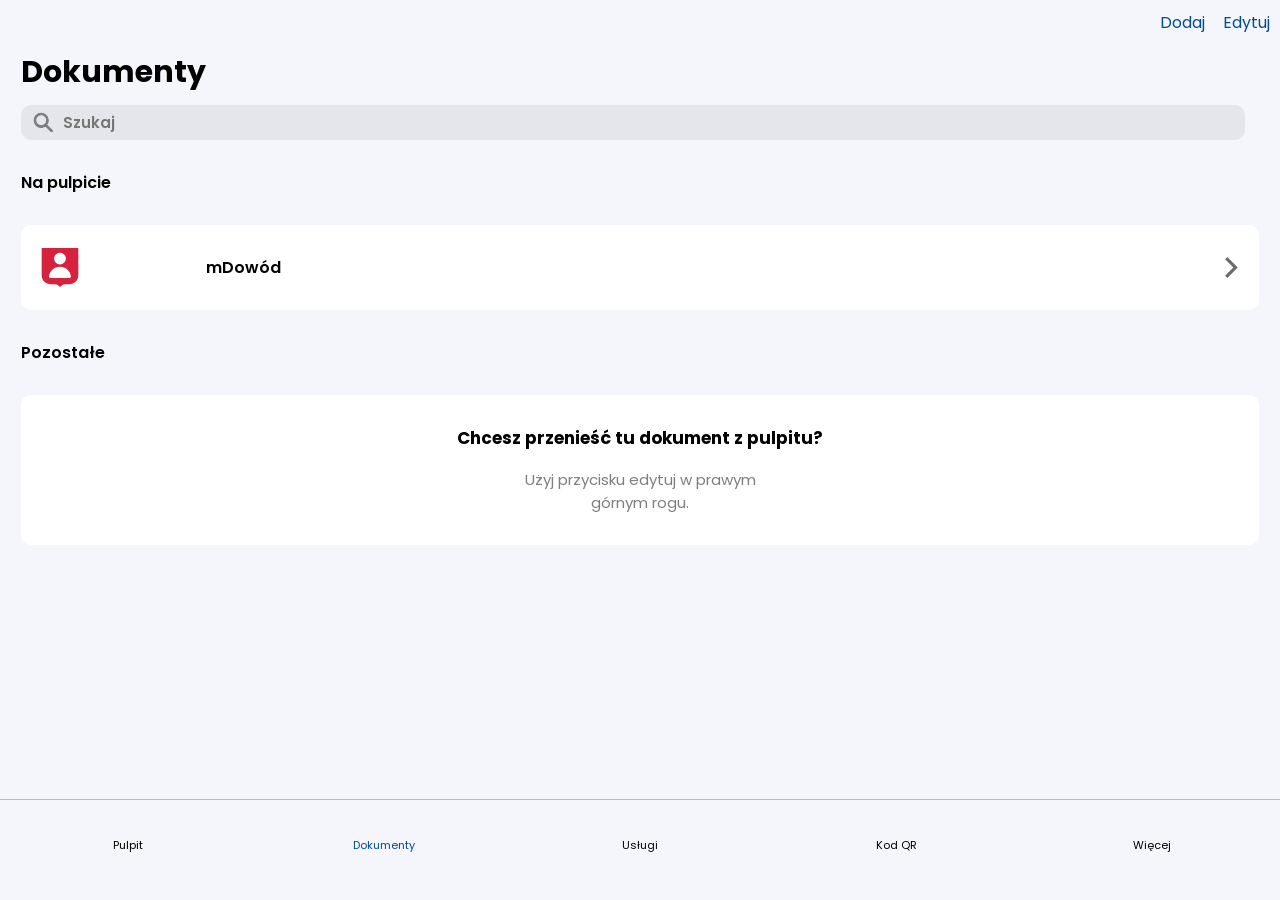
<file: documents.html>
<head>
    <title>mObywatel</title>
    <meta charset="UTF-8">
    <link rel="stylesheet" href="assets/documents.css">
    <link rel="stylesheet" href="assets/main.css">
    <link rel="icon" type="image/x-icon" href="images/coi_common_ui_ic_mobywatel_logo.svg">
    <link rel="apple-touch-icon" href="https://play-lh.googleusercontent.com/_TNbiYKasPy_isTSEg2_UEzVaev4F8fO2lLunsHJ8_Ux2g3OzkSZyzpqvJG1woSj-WD4=w240-h480-rw">
    <link rel="shortcut icon" href="images/coi_common_ui_ic_mobywatel_logo.svg">
    <meta name="format-detection" content="telephone=no">
    <meta name="viewport" content="width=device-width, initial-scale=0.8, user-scalable=no">
    <meta name="mobile-web-app-capable" content="yes">
</head>
<body>
    <div class="bottom_bar">
        <div class="bottom_bar_grid">
            <div class="bottom_element_grid" send="home">
                <div class="bottom_element_image home"></div>
                <p class="bottom_element_text">Pulpit</p>
            </div>
            <div class="bottom_element_grid" send="documents">
                <div class="bottom_element_image documents documents_open"></div>
                <p class="bottom_element_text open">Dokumenty</p>
            </div>
            <div class="bottom_element_grid" send="services">
                <div class="bottom_element_image services"></div>
                <p class="bottom_element_text">Usługi</p>
            </div>
            <div class="bottom_element_grid" send="qr">
                <div class="bottom_element_image qr"></div>
                <p class="bottom_element_text">Kod QR</p>
            </div>
            <div class="bottom_element_grid" send="more">
                <div class="bottom_element_image more"></div>
                <p class="bottom_element_text">Więcej</p>
            </div>
        </div>
    </div>

    <div class="container">
        <p class="action_add action">Dodaj</p>
        <p class="action_edit action">Edytuj</p>
        <p class="main_title">Dokumenty</p>
        <div class="search_grid">
            <img class="search_icon" src="images/ab002_search_grey.svg">
            <input class="search" placeholder="Szukaj">
        </div>
        <p class="title">Na pulpicie</p>
        <div class="card" onclick="sendTo('card')">
            <img class="human" src="images/coi_common_ui_ic_document_id.svg" width="38" height="40">
            <p class="title">mDowód</p>
            <img class="arrow" src="images/ic_arrow_forward_Dgray.svg">
        </div>
        <p class="title">Pozostałe</p>
        <div class="other">
            <p class="other_title">Chcesz przenieść tu dokument z pulpitu?</p>
            <p class="other_subtitle">Użyj przycisku edytuj w prawym górnym rogu.</p>
        </div>
    </div>

    <script src="assets/bar.js"></script>
    <script src="assets/manifest.js"></script>
</body>
</file>
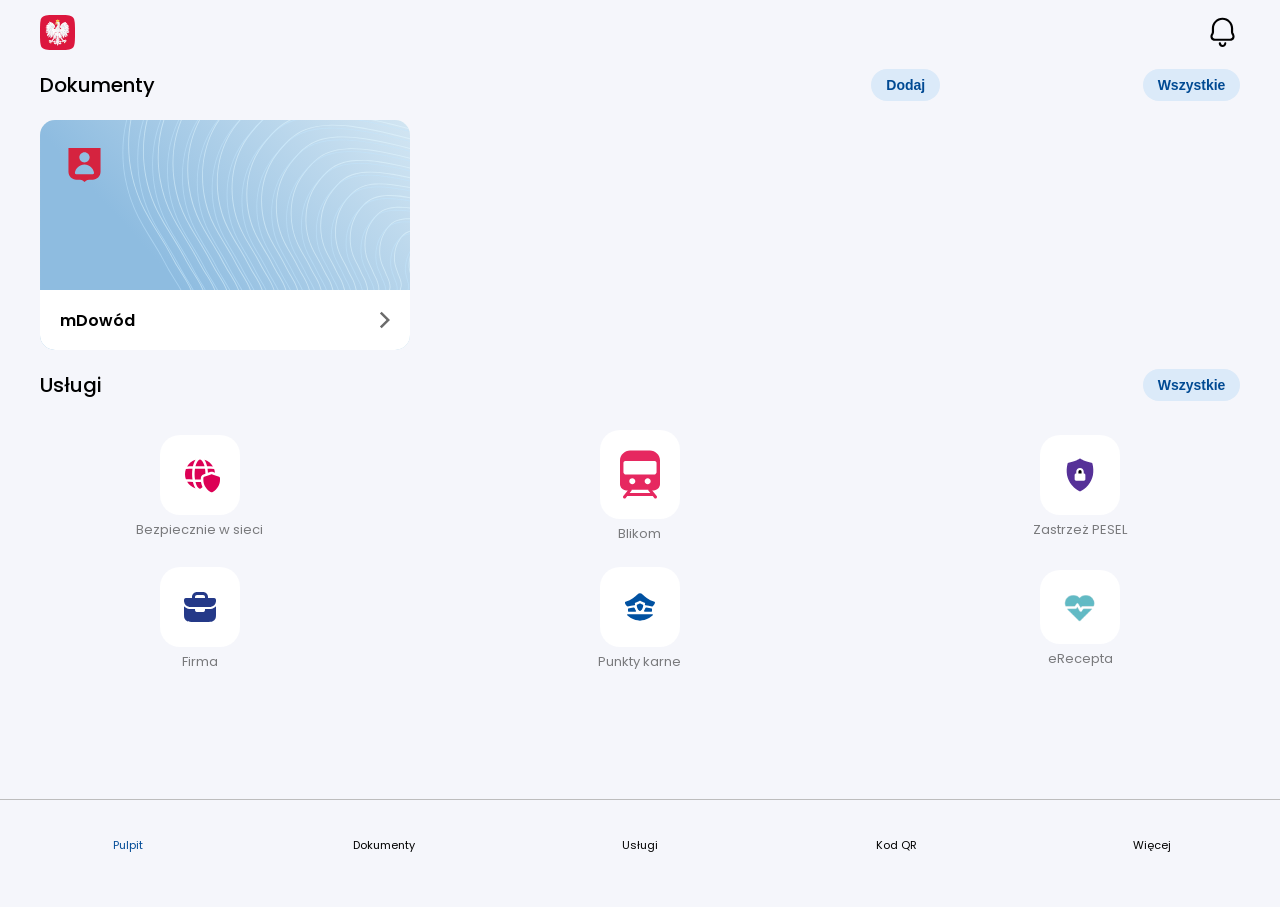
<file: home.html>
<head>
    <title>mObywatel</title>
    <meta charset="UTF-8">
    <link rel="stylesheet" href="assets/home.css">
    <link rel="stylesheet" href="assets/main.css">
    <link rel="icon" type="image/x-icon" href="https://play-lh.googleusercontent.com/_TNbiYKasPy_isTSEg2_UEzVaev4F8fO2lLunsHJ8_Ux2g3OzkSZyzpqvJG1woSj-WD4=w240-h480-rw">
    <link rel="apple-touch-icon" href="https://play-lh.googleusercontent.com/_TNbiYKasPy_isTSEg2_UEzVaev4F8fO2lLunsHJ8_Ux2g3OzkSZyzpqvJG1woSj-WD4=w240-h480-rw">
    <link rel="shortcut icon" href="https://play-lh.googleusercontent.com/_TNbiYKasPy_isTSEg2_UEzVaev4F8fO2lLunsHJ8_Ux2g3OzkSZyzpqvJG1woSj-WD4=w240-h480-rw">
    <meta name="format-detection" content="telephone=no">
    <meta name="viewport" content="width=device-width, initial-scale=0.8, user-scalable=no">
    <meta name="mobile-web-app-capable" content="yes">
</head>
<body>
    <div class="bottom_bar">
        <div class="bottom_bar_grid">
            <div class="bottom_element_grid" send="home">
                <div class="bottom_element_image home_open home"></div>
                <p class="bottom_element_text open">Pulpit</p>
            </div>
            <div class="bottom_element_grid" send="documents">
                <div class="bottom_element_image documents"></div>
                <p class="bottom_element_text">Dokumenty</p>
            </div>
            <div class="bottom_element_grid" send="services">
                <div class="bottom_element_image services"></div>
                <p class="bottom_element_text">Usługi</p>
            </div>
            <div class="bottom_element_grid" send="qr">
                <div class="bottom_element_image qr"></div>
                <p class="bottom_element_text">Kod QR</p>
            </div>
            <div class="bottom_element_grid" send="more">
                <div class="bottom_element_image more"></div>
                <p class="bottom_element_text">Więcej</p>
            </div>
        </div>
    </div>

    <div class="container">
        <div class="top_grid">
            <img src="images/coi_common_ui_ic_mobywatel_logo.svg" class="top_image">
            <img src="images/ab013_notifications.svg" class="top_image right">
        </div>
        <div class="card_grid">
            <p class="title">Dokumenty</p>
            <button class="main_button">Dodaj</button>
            <button class="main_button all_documents" onclick="sendTo('documents')">Wszystkie</button>
        </div>
        <div class="card" onclick="sendTo('card')">
            <img class="background" src="images/CHANGE_IT_home_mid_card.svg">
            <img class="human" src="images/coi_common_ui_ic_document_id.svg" width="33" height="35" >
            <div class="id_bottom">
                <p class="name">mDowód</p>
                <img class="arrow" src="images/ic_arrow_forward_Dgray.svg">
            </div>
        </div>
        <div class="card_below_grid">
            <p class="title">Usługi</p>
            <button class="main_button all_services" onclick="sendTo('services')">Wszystkie</button>
        </div>
        <div class="services_grid">
            <div class="service_box">
                <img class="service_box_icon" src="images/da035_bezpiecznie_w_sieci.svg">
                <p class="service_box_name">Bezpiecznie w sieci</p>
            </div>
            <div class="service_box">
                <img class="service_box_icon" src="images/bilkomlogo.svg">
                <p class="service_box_name">Blikom</p>
            </div>
            <div class="service_box">
                <img class="service_box_icon" src="images/da008_zastrzez_pesel.svg">
                <p class="service_box_name">Zastrzeż PESEL</p>
            </div>
            <div class="service_box">
                <img class="service_box_icon" src="images/da031_mbiznes.svg">
                <p class="service_box_name">Firma</p>
            </div>
            <div class="service_box">
                <img class="service_box_icon" src="images/da001_punkty_karne.svg">
                <p class="service_box_name">Punkty karne</p>
            </div>
            <div class="service_box">
                <img class="service_box_icon" src="images/recepta.png">
                <p class="service_box_name">eRecepta</p>
            </div>
        </div>
    </div>
    
    <script src="assets/bar.js"></script>
    <script src="assets/manifest.js"></script>
</body>
</file>
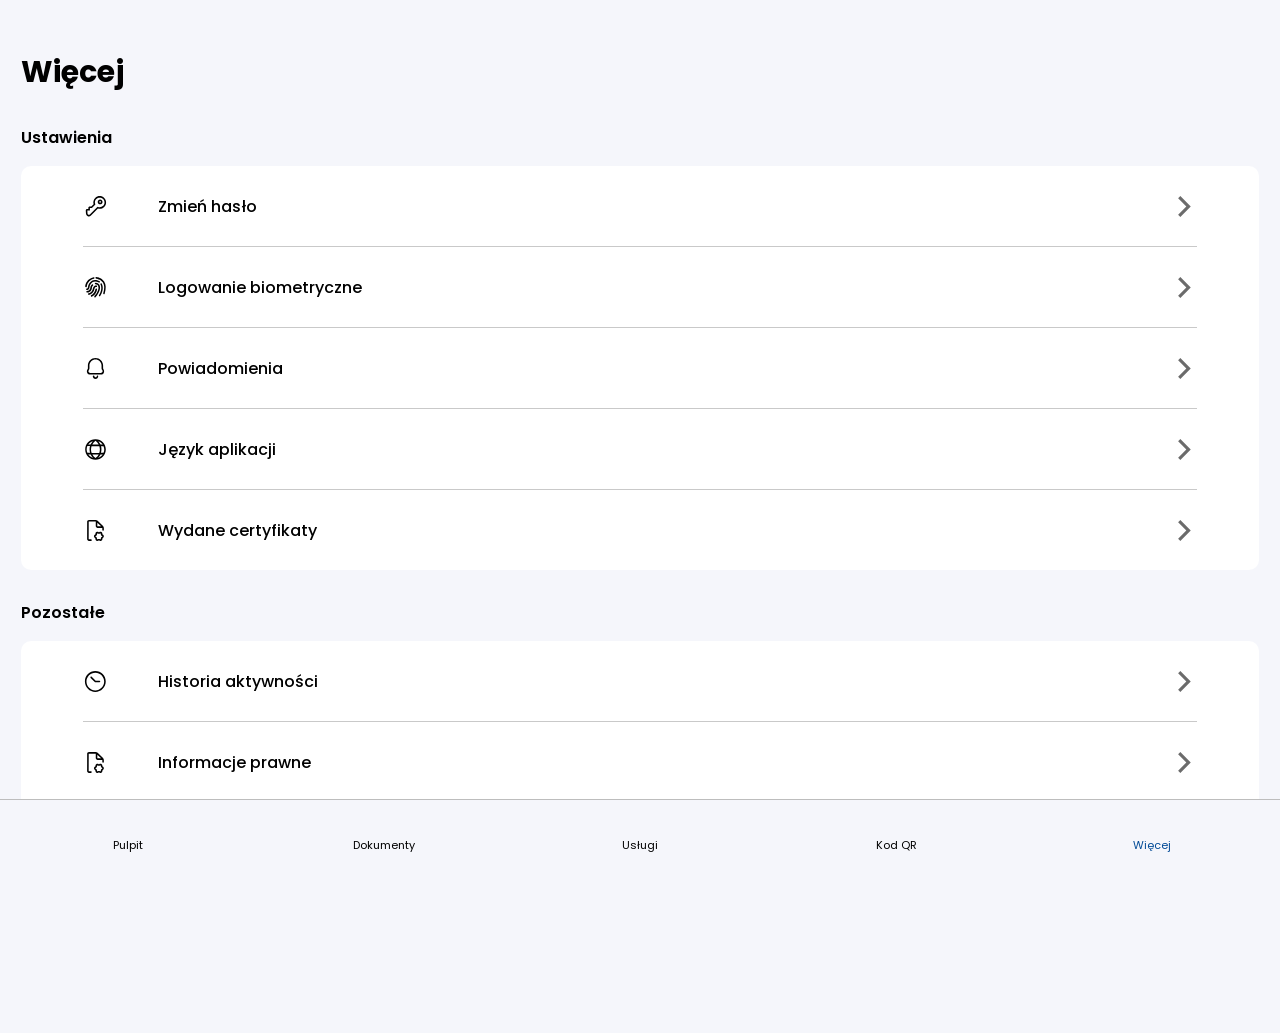
<file: more.html>
<head>
    <title>mObywatel</title>
    <meta charset="UTF-8">
    <link rel="stylesheet" href="assets/more.css">
    <link rel="stylesheet" href="assets/main.css">
    <link rel="icon" type="image/x-icon" href="https://i.imgur.com/gC8DDHD.png">
    <link rel="apple-touch-icon" href="https://i.imgur.com/gC8DDHD.png">
    <link rel="shortcut icon" href="https://i.imgur.com/gC8DDHD.png">
    <meta name="format-detection" content="telephone=no">
    <meta name="viewport" content="width=device-width, initial-scale=0.8, user-scalable=no">
    <meta name="mobile-web-app-capable" content="yes">
</head>
<body>

    <div class="bottom_bar">
        <div class="bottom_bar_grid">
            <div class="bottom_element_grid" send="home">
                <div class="bottom_element_image home"></div>
                <p class="bottom_element_text">Pulpit</p>
            </div>
            <div class="bottom_element_grid" send="documents">
                <div class="bottom_element_image documents"></div>
                <p class="bottom_element_text">Dokumenty</p>
            </div>
            <div class="bottom_element_grid" send="services">
                <div class="bottom_element_image services"></div>
                <p class="bottom_element_text">Usługi</p>
            </div>
            <div class="bottom_element_grid" send="qr">
                <div class="bottom_element_image qr"></div>
                <p class="bottom_element_text">Kod QR</p>
            </div>
            <div class="bottom_element_grid" send="more">
                <div class="bottom_element_image more more_open"></div>
                <p class="bottom_element_text open">Więcej</p>
            </div>
        </div>
    </div>

    <div class="container">
        <p class="main_title">Więcej</p>
        <p class="title">Ustawienia</p>
        <div class="services_list">
            <div class="service">
                <img class="service_icon" src="images/aa008_change_password.svg">
                <p class="service_name">Zmień hasło</p>
                <img class="arrow" src="images/ic_arrow_forward_Dgray.svg">
            </div>
            <div class="service">
                <img class="service_icon" src="images/aa009_fingerprint.svg">
                <p class="service_name">Logowanie biometryczne</p>
                <img class="arrow" src="images/ic_arrow_forward_Dgray.svg">
            </div>
            <div class="service">
                <img class="service_icon" src="images/ab013_notifications.svg">
                <p class="service_name">Powiadomienia</p>
                <img class="arrow" src="images/ic_arrow_forward_Dgray.svg">
            </div>
            <div class="service">
                <img class="service_icon" src="images/ag005_globe.svg">
                <p class="service_name">Język aplikacji</p>
                <img class="arrow" src="images/ic_arrow_forward_Dgray.svg">
            </div>
            <div class="service" style="border: none;">
                <img class="service_icon" src="images/ae001_published_certificate.svg">
                <p class="service_name">Wydane certyfikaty</p>
                <img class="arrow" src="images/ic_arrow_forward_Dgray.svg">
            </div>
        </div>
        <p class="title">Pozostałe</p>
        <div class="services_list" style="margin-bottom: 150px;"  style="margin-bottom: 150px;">
            <div class="service">
                <img class="service_icon" src="images/aa016_history.svg">
                <p class="service_name">Historia aktywności</p>
                <img class="arrow" src="images/ic_arrow_forward_Dgray.svg">
            </div>
            <div class="service">
                <img class="service_icon" src="images/ae001_published_certificate.svg">
                <p class="service_name">Informacje prawne</p>
                <img class="arrow" src="images/ic_arrow_forward_Dgray.svg">
            </div>
            <div class="service" style="border: none;">
                <img class="service_icon" src="images/coi_common_ui_ic_help.svg">
                <p class="service_name">Pomoc techniczna</p>
                <img class="arrow" src="images/ic_arrow_forward_Dgray.svg">
            </div>
        </div>
    </div>
    </div>

    <script src="assets/bar.js"></script>
    <script src="assets/manifest.js"></script>
</body>
</file>
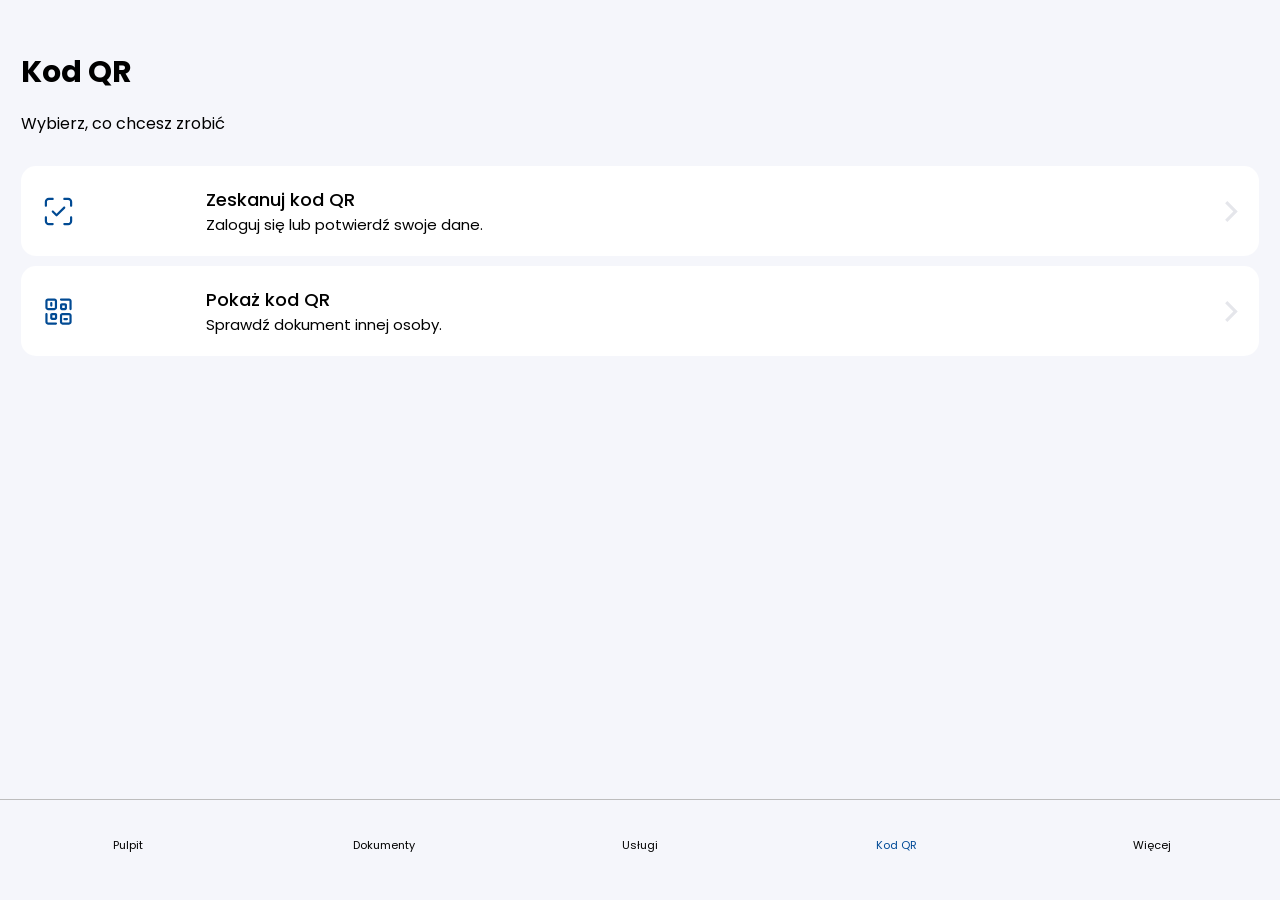
<file: qr.html>
<head>
    <title>mObywatel</title>
    <meta charset="UTF-8">
    <link rel="stylesheet" href="assets/qr.css">
    <link rel="stylesheet" href="assets/main.css">
    <link rel="icon" type="image/x-icon" href="https://i.imgur.com/gC8DDHD.png">
    <link rel="apple-touch-icon" href="https://i.imgur.com/gC8DDHD.png">
    <link rel="shortcut icon" href="https://i.imgur.com/gC8DDHD.png">
    <meta name="format-detection" content="telephone=no">
    <meta name="viewport" content="width=device-width, initial-scale=0.8, user-scalable=no">
    <meta name="mobile-web-app-capable" content="yes">
</head>
<body>

    <div class="error">
        <div class="opacity close"></div>
        <div class="error_box">
            <p class="error_title">Coś poszło nie tak...</p>
            <p class="error_description">Wygląda na to, że wystąpił bład, spróbuj ponownie później.</p>
            <p class="error_button close">Rozumiem</p>
        </div>
    </div>

    <div class="bottom_bar">
        <div class="bottom_bar_grid">
            <div class="bottom_element_grid" send="home">
                <div class="bottom_element_image home"></div>
                <p class="bottom_element_text">Pulpit</p>
            </div>
            <div class="bottom_element_grid" send="documents">
                <div class="bottom_element_image documents"></div>
                <p class="bottom_element_text">Dokumenty</p>
            </div>
            <div class="bottom_element_grid" send="services">
                <div class="bottom_element_image services"></div>
                <p class="bottom_element_text">Usługi</p>
            </div>
            <div class="bottom_element_grid" send="qr">
                <div class="bottom_element_image qr qr_open"></div>
                <p class="bottom_element_text open">Kod QR</p>
            </div>
            <div class="bottom_element_grid" send="more">
                <div class="bottom_element_image more"></div>
                <p class="bottom_element_text">Więcej</p>
            </div>
        </div>
    </div>

    <div class="container">
        <p class="main_title">Kod QR</p>
        <p class="description">Wybierz, co chcesz zrobić</p>
        <div class="action_grid">
            <div class="action">
                <img class="action_image" src="images/ai002_confirm_identity.svg">
                <div class="action_text">
                    <p class="action_title">Zeskanuj kod QR</p>
                    <p class="action_subtitle">Zaloguj się lub potwierdź swoje dane.</p>
                </div>
                <img class="arrow" src="images/ic_arrow_forward_gray.svg">
            </div>
            <div class="action">
                <img class="action_image" src="images/ai003_check_document.svg">
                <div class="action_text">
                    <p class="action_title">Pokaż kod QR</p>
                    <p class="action_subtitle">Sprawdź dokument innej osoby.</p>
                </div>
                <img class="arrow" src="images/ic_arrow_forward_gray.svg">
            </div>
        </div>
    </div>

    <script src="assets/bar.js"></script>
    <script src="assets/qr.js"></script>
    <script src="assets/manifest.js"></script>
</body>
</file>
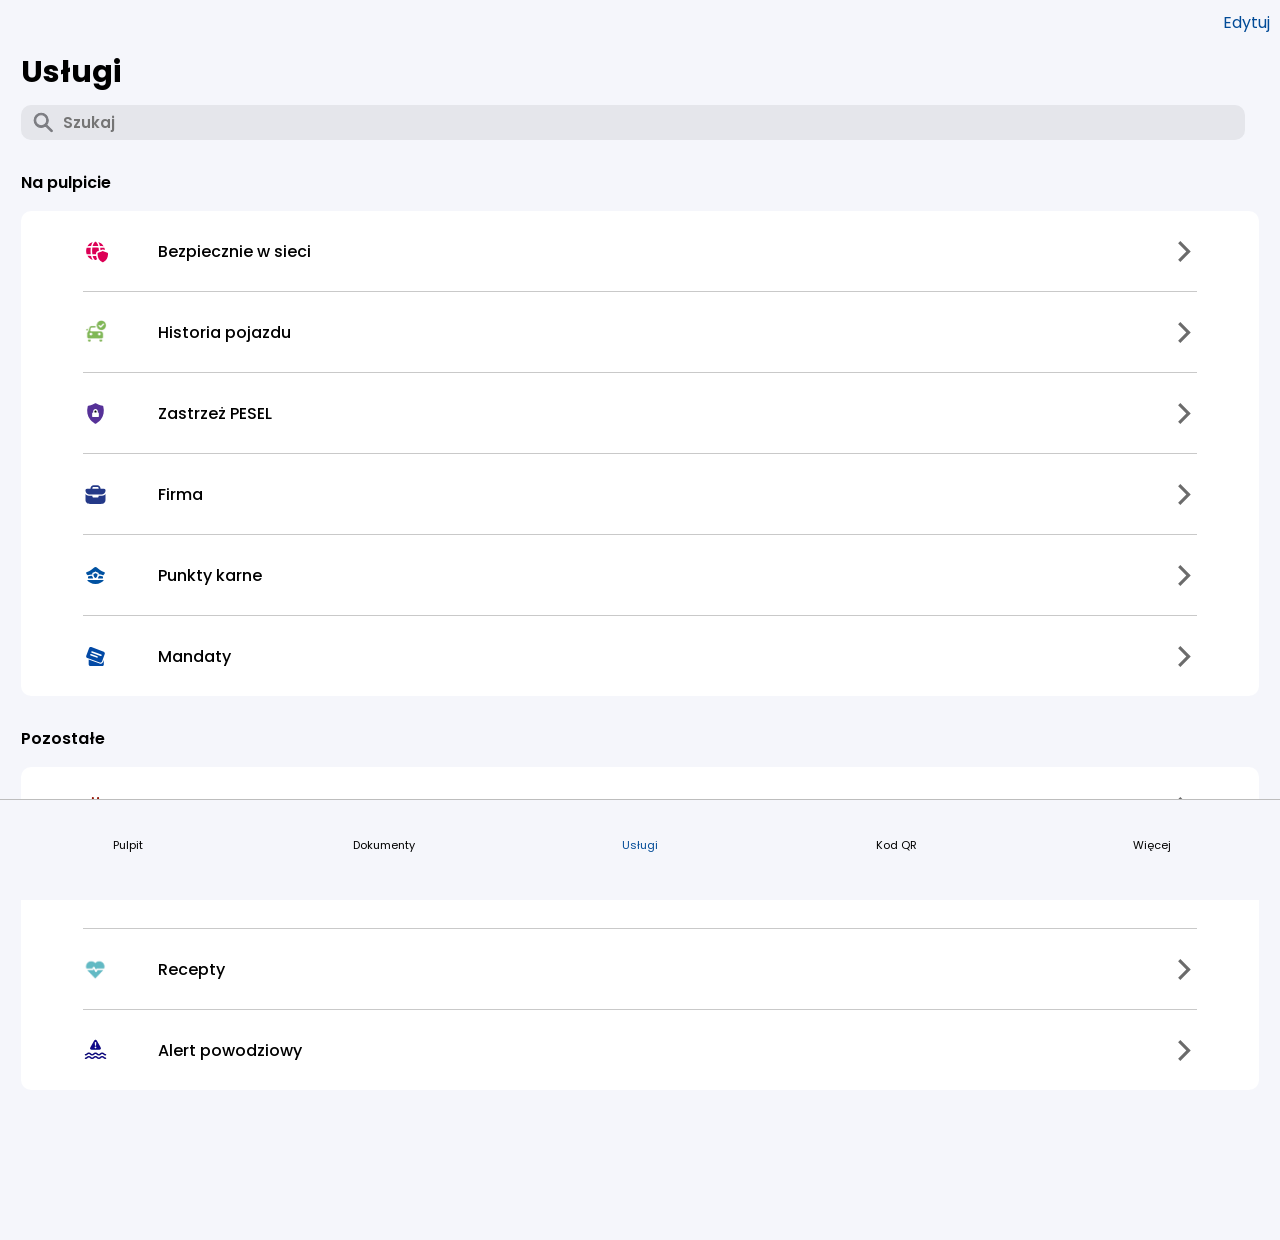
<file: services.html>
<head>
    <title>mObywatel</title>
    <meta charset="UTF-8">
    <link rel="stylesheet" href="assets/services.css">
    <link rel="stylesheet" href="assets/main.css">
    <link rel="icon" type="image/x-icon" href="https://i.imgur.com/gC8DDHD.png">
    <link rel="apple-touch-icon" href="https://i.imgur.com/gC8DDHD.png">
    <link rel="shortcut icon" href="https://i.imgur.com/gC8DDHD.png">
    <meta name="format-detection" content="telephone=no">
    <meta name="viewport" content="width=device-width, initial-scale=0.8, user-scalable=no">
    <meta name="mobile-web-app-capable" content="yes">
</head>
<body>

    <div class="bottom_bar">
        <div class="bottom_bar_grid">
            <div class="bottom_element_grid" send="home">
                <div class="bottom_element_image home"></div>
                <p class="bottom_element_text">Pulpit</p>
            </div>
            <div class="bottom_element_grid" send="documents">
                <div class="bottom_element_image documents"></div>
                <p class="bottom_element_text">Dokumenty</p>
            </div>
            <div class="bottom_element_grid" send="services">
                <div class="bottom_element_image services services_open"></div>
                <p class="bottom_element_text open">Usługi</p>
            </div>
            <div class="bottom_element_grid" send="qr">
                <div class="bottom_element_image qr"></div>
                <p class="bottom_element_text">Kod QR</p>
            </div>
            <div class="bottom_element_grid" send="more">
                <div class="bottom_element_image more"></div>
                <p class="bottom_element_text">Więcej</p>
            </div>
        </div>
    </div>

    <div class="container">
        <p class="action">Edytuj</p>
        <p class="main_title">Usługi</p>
        <div class="search_grid">
            <img class="search_icon" src="images/ab002_search_grey.svg">
            <input class="search" placeholder="Szukaj">
        </div>
        <p class="title">Na pulpicie</p>
        <div class="services_list">
            <div class="service">
                <img class="service_icon" src="images/da035_bezpiecznie_w_sieci.svg">
                <p class="service_name">Bezpiecznie w sieci</p>
                <img class="arrow" src="images/ic_arrow_forward_Dgray.svg">
            </div>
            <div class="service">
                <img class="service_icon" src="images/auto.png">
                <p class="service_name">Historia pojazdu</p>
                <img class="arrow" src="images/ic_arrow_forward_Dgray.svg">
            </div>
            <div class="service">
                <img class="service_icon" src="images/da008_zastrzez_pesel.svg">
                <p class="service_name">Zastrzeż PESEL</p>
                <img class="arrow" src="images/ic_arrow_forward_Dgray.svg">
            </div>
            <div class="service">
                <img class="service_icon" src="images/da031_mbiznes.svg">
                <p class="service_name">Firma</p>
                <img class="arrow" src="images/ic_arrow_forward_Dgray.svg">
            </div>
            <div class="service">
                <img class="service_icon" src="images/da001_punkty_karne.svg">
                <p class="service_name">Punkty karne</p>
                <img class="arrow" src="images/ic_arrow_forward_Dgray.svg">
            </div>
            <div class="service" style="border: none;">
                <img class="service_icon" src="images/da025_ticket.svg">
                <p class="service_name">Mandaty</p>
                <img class="arrow" src="images/ic_arrow_forward_Dgray.svg">
            </div>
        </div>
        <p class="title">Pozostałe</p>
        <div class="services_list" style="margin-bottom: 150px;">
            <div class="service">
                <img class="service_icon" src="images/bon_energetyczny.svg">
                <p class="service_name">Bon energetyczny</p>
                <img class="arrow" src="images/ic_arrow_forward_Dgray.svg">
            </div>
            <div class="service">
                <img class="service_icon" src="images/wybory.png">
                <p class="service_name">Wybory</p>
                <img class="arrow" src="images/ic_arrow_forward_Dgray.svg">
            </div>
            <div class="service">
                <img class="service_icon" src="images/recepta.png">
                <p class="service_name">Recepty</p>
                <img class="arrow" src="images/ic_arrow_forward_Dgray.svg">
            </div>
            <div class="service" style="border: none;">
                <img class="service_icon" src="images/powodz.png">
                <p class="service_name">Alert powodziowy</p>
                <img class="arrow" src="images/ic_arrow_forward_Dgray.svg">
            </div>
        </div>
    </div>

    <script src="assets/bar.js"></script>
    <script src="assets/manifest.js"></script>
</body>
</file>
<file: assets/documents.css>
.main_title{
    font-size: 30px;
    font-weight: bold;
    margin-top: 50px;
    margin-bottom: 10px;
}

.container{
    width: 98%;
    margin-left: auto;
    margin-right: auto;
    height: max-content;
}

.action{
    position: absolute;
    top: 10px;
    right: 10px;
    color: var(--text);
    height: max-content;
    margin-top: 0;
}

.action_add{
    right: 75px;
}

.title{
    font-weight: 600;
    margin-top: 30px;
}

.card{
    width: 100%;
    height: 85px;
    background-color: white;
    border-radius: 10px;
    margin-top: 30px;
    display: grid;
    grid-template-columns: 15% 30% 55%;
}

.human{
    margin-top: auto;
    margin-bottom: auto;
    margin-left: 20px;
    margin-right: auto;
}

.arrow{
    margin-left: auto;
    width: 25px;
    margin-top: auto;
    margin-bottom: auto;
    margin-right: 15px !important;
}

.other{
    border-radius: 10px;
    background-color: white;
    width: 100%;
    height: 150px;
    margin-top: 30px;
    display: grid;
    grid-template-columns: 100%;
    grid-template-rows: max-content max-content;
}

.other_title{
    margin-top: 30px;
    font-size: 17px;
    height: max-content;
    width: 100%;
    font-weight: 700;
    text-align: center;
}

.other_subtitle{
    margin-top: 0px;
    margin-bottom: 0px;
    text-align: center;
    opacity: 0.5;
    font-weight: 400;
    font-size: 15px;
    width: 250px;
    margin-left: auto;
    margin-right: auto;
}
</file>
<file: assets/main.css>
@import url('https://fonts.googleapis.com/css2?family=Poppins:ital,wght@0,100;0,200;0,300;0,400;0,500;0,600;0,700;0,800;0,900;1,100;1,200;1,300;1,400;1,500;1,600;1,700;1,800;1,900&family=Roboto:ital,wght@0,100;0,300;0,400;0,500;0,700;0,900;1,100;1,300;1,400;1,500;1,700;1,900&display=swap');

:root{
    --home: url('https://fistaszjo.github.io/FistaszjoObywatel/images/ab001_home.svg');
    --home-open: url('https://fistaszjo.github.io/FistaszjoObywatel/images/b001_home.svg');
    --documents: url('https://fistaszjo.github.io/FistaszjoObywatel/images/ad005_framed_person.svg');
    --documents-open: url('https://fistaszjo.github.io/FistaszjoObywatel/images/b002_framed_person.svg');
    --services: url('https://fistaszjo.github.io/FistaszjoObywatel/images/ac001_services.svg');
    --services-open: url('https://fistaszjo.github.io/FistaszjoObywatel/images/b004_services.svg');
    --qr: url('https://fistaszjo.github.io/FistaszjoObywatel/images/ai001_scanner_qr.svg');
    --qr-open: url('https://fistaszjo.github.io/FistaszjoObywatel/images/b003_scanner_qr.svg');
    --more: url('https://fistaszjo.github.io/FistaszjoObywatel/images/ab010_more.svg');
    --more-open: url('https://fistaszjo.github.io/FistaszjoObywatel/images/b005_more.svg');
    --text: #024b97;
    --shadow: 0px 0px 10px rgb(224, 224, 224);
}

body{
    background-color: #f5f6fb;
}

p, input{
    font-family: "Poppins", sans-serif;
}

*{
    -webkit-user-select: none;
    -ms-user-select: none;
    user-select: none;
    -webkit-tap-highlight-color: transparent;
}

::-webkit-scrollbar {
    display: none;
}

::-webkit-scrollbar-track {
    display: none;
}

::-webkit-scrollbar-thumb {
    display: none;
}

.main_button{
    color: #014a93;
    background-color: #dbeaf9;
    width: max-content;
    padding-left: 15px;
    padding-right: 15px;
    font-size: 14px;
    font-weight: 600;
    height: 32px;
    margin-top: auto;
    margin-bottom: auto;
    margin-left: auto;
    margin-right: 20px;
    border-radius: 20px;
    border: none;
}

.bottom_element_image{
    pointer-events: none;
    width: 28px;
    height: 28px;
    margin-left: auto;
    margin-right: auto;
    margin-top: auto;
    margin-bottom: auto;
    background-position: center;
    background-size: 100%;
}

.home{
    background-image: var(--home);
}

.documents{
    background-image: var(--documents);
}

.services{
    background-image: var(--services);
}

.qr{
    background-image: var(--qr);
}

.more{
    background-image: var(--more);
}

.home_open{
    background-image: var(--home-open);
}

.documents_open{
    background-image: var(--documents-open);
}

.services_open{
    background-image: var(--services-open);
}

.qr_open{
    background-image: var(--qr-open);
}

.more_open{
    background-image: var(--more-open);
}

.bottom_element_grid{
    margin-top: 5px;
    margin-left: auto;
    margin-right: auto;
    grid-template-columns: 100%;
    grid-template-rows: max-content max-content;
    height: max-content;
    width: 100%;
    display: grid;
}

.bottom_element_text{
    margin-top: 0;
    font-size: 11px;
    color: black;
    font-weight: 400;
    text-align: center;
}

.bottom_bar_grid{
    display: grid;
    grid-template-columns: repeat(5, calc(100% / 5));
    height: 100%;
    margin-top: 4px;
    width: 100%;
}

.bottom_bar{
    position: fixed;
    background-color: #f5f6fb;
    border-top: 0.1px solid rgb(189, 189, 189);
    bottom: 0;
    left: 0;
    width: 100%;
    height: 100px;
    z-index: 1;
}

.open{
    color: var(--text);
}

.search_grid{
    display: grid;
    width: 98%;
    grid-template-columns: 30px calc(100% - 30px);
    background-color: rgb(229, 230, 235);
    padding: 5px;
    border-radius: 10px;
    margin-top: 0px;
}

.search_icon{
    width: 25px;
    margin-left: 5px;
}

.search{
    outline: none;
    border: none;
    background-color: transparent;
    font-weight: 600;
    font-size: 15px;
    margin-left: 5px;
}

.services_list{
    display: grid;
    grid-template-columns: 100%;
    width: 100%;
    height: max-content;
    grid-auto-flow: row;
    grid-auto-rows: max-content;
    background-color: white;
    border-radius: 10px;
}

.service{
    width: 90%;
    margin-left: auto;
    margin-right: auto;
    display: grid;
    grid-template-columns: 5% 80% 15%;
    border-bottom: 0.5px solid rgb(201, 201, 201);
    height: 80px;
}

.service_icon{
    width: 25px;
    margin-top: auto;
    margin-bottom: auto;
    margin-left: 0px;
}

.service_name{
    margin-top: auto;
    margin-bottom: auto;
    width: 100%;
    height: max-content;
    margin-left: 20px;
    font-weight: 500;
}

.arrow{
    width: 25px;
    margin-top: auto;
    margin-bottom: auto;
    margin-right: 0px;
    margin-left: auto;
}
</file>
<file: assets/home.css>
.container{
    height: 100%;
    width: 95%;
    margin-left: auto;
    margin-right: auto;
}

.top_grid{
    display: grid;
    grid-template-columns: 50% 50%;
    width: 100%;
    margin-top: 15px;
}

.top_image{
    width: 35px;
}

.right{
    margin-right: 0;
    margin-left: auto;
}

.card_grid{
    width: 100%;
    display: grid;
    grid-template-columns: 50% 25% 25%;
}

.card_grid .main_button{
    margin-right: 0;
}

.title{
    font-size: 20px;
    font-weight: 500;
}

.card{
    display: grid;
    position: relative;
    overflow: hidden;
    border-radius: 15px;
    height: 230px;
    width: 370px;
    background-color: white;
}

.background{
    width: 100%;
    height: 100%;
}

.id_bottom{
    position: absolute;
    width: 100%;
    background-color: white;
    height: 60px;
    bottom: 0;
    left: 0;
    display: grid;
    grid-template-columns: 50% 50%;
}

.name{
    margin-left: 20px;
    height: max-content;
    margin-top: auto;
    margin-bottom: auto;
    font-size: 16px;
    font-weight: 600;
}

.human{
    position: absolute;
    top: 28px;
    left: 28px;
}

.arrow{
    margin-top: auto;
    margin-bottom: auto;
    margin-right: 15px !important;
    margin-left: auto;
    width: 20px !important;
}

.card_below_grid{
    display: grid;
    grid-template-columns: 50% 50%;
    width: 100%;
    height: max-content;
}

.card_below_grid .main_button{
    margin-right: 0;
}

.services_grid{
    display: grid;
    width: 110%;
    margin-left: -5%;
    height: max-content;
    grid-template-columns: repeat(3, calc(100% / 3));
    grid-template-rows: max-content max-content;
}

.service_box{
    width: max-content;
    height: max-content;
    margin-left: auto;
    margin-right: auto;
    margin-top: auto;
    margin-bottom: auto;
}

.service_box_icon{
    width: 40px;
    background-color: white;
    border-radius: 20px;
    padding: 20px;
    margin-left: auto;
    margin-right: auto;
    display: block;
    margin-top: 10px;
}

.service_box_name{
    margin-top: 5px;
    text-align: center;
    font-size: 13px;
    opacity: 0.5;
}
</file>
<file: assets/more.css>
.container{
    width: 98%;
    margin-left: auto;
    margin-right: auto;
    height: max-content;
}

.title{
    font-weight: 600;
    margin-top: 30px;
}

.main_title{
    font-size: 30px;
    font-weight: bold;
    margin-top: 50px;
    margin-bottom: 0;
}
</file>
<file: assets/qr.css>
body .bottom_bar{
    z-index: 0;
}

.container{
    width: 98%;
    margin-left: auto;
    margin-right: auto;
    height: max-content;
}

.main_title{
    font-size: 30px;
    font-weight: bold;
    margin-top: 50px;
    margin-bottom: 0;
}

.description{
    font-weight: 400;
}

.action_grid{
    margin-top: 30px;
    display: grid;
    grid-template-columns: 100%;
    grid-template-rows: max-content max-content;
    height: max-content;
    width: 100%;
}

.action{
    background-color: white;
    border-radius: 15px;
    width: 100%;
    height: 90px;
    display: grid;
    margin-top: 0;
    margin-bottom: 10px;
    grid-template-columns: 15% 75% 10%;
}

.action_image{
    width: 35px;
    margin-top: auto;
    margin-bottom: auto;
    margin-left: 20px;
}

.action_text{
    display: grid;
    grid-template-columns: 100%;
    width: max-content;
    height: max-content;
    grid-template-rows: max-content max-content;
    margin-top: auto;
    margin-bottom: auto;
}

.action_title{
    margin-top: auto;
    margin-bottom: auto;
    height: max-content;
    font-weight: 500;
    font-size: 18px;
}

.action_subtitle{
    margin-top: auto;
    margin-bottom: auto;
    height: max-content;
    font-weight: 400;
    font-size: 15px;
}

.arrow{
    width: 20px;
    margin-top: auto;
    margin-bottom: auto;
    margin-right: 15px !important;
}

.error{
    position: fixed;
    top: 0;
    left: 0;
    width: 100%;
    height: 100%;
    z-index: 1;
    width: 0%;
}

.error_box{
    width: 80%;
    height: 230px;
    border-radius: 15px;
    background-color: white;
    position: fixed;
    top: -2000px;
    bottom: 0;
    left: 0;
    right: 0;
    margin-top: auto;
    margin-bottom: auto;
    margin-left: auto;
    margin-right: auto;
    transition: 400ms;
}

.error_title{
    opacity: 0.9;
    font-size: 25px;
    margin-left: 10px;
    margin-top: 30px;
    margin-bottom: 0px;
    font-weight: bold;
    text-align: center;
}

.error_description{
    margin-top: 10px;
    margin-bottom: 0;
    font-size: 15px;
    width: 80%;
    margin-left: 10px;
    text-align: center;
    margin-left: auto;
    margin-right: auto;
}

.error_button{
    background-color: var(--text);
    width: 80%;
    margin-left: auto;
    margin-right: auto;
    line-height: 50px;
    height: 50px;
    border-radius: 25px;
    text-align: center;
    color: white;
    font-size: 18px;
    font-weight: 600;
    margin-top: 30px;
}

.opacity{
    background-color: black;
    opacity: 0;
    width: 100%;
    height: 100%;
    transition: 200ms;
}

.error_open{
    width: 100%;
}

.error_open .opacity{
    opacity: 0.7;
}

.error_open .error_box{
    top: 0;
}
</file>
<file: assets/services.css>
.container{
    width: 98%;
    margin-left: auto;
    margin-right: auto;
    height: max-content;
}

.title{
    font-weight: 600;
    margin-top: 30px;
}

.main_title{
    font-size: 30px;
    font-weight: bold;
    margin-top: 50px;
    margin-bottom: 10px;
}

.action{
    position: absolute;
    top: 10px;
    right: 10px;
    color: var(--text);
    height: max-content;
    margin-top: 0;
}
</file>
